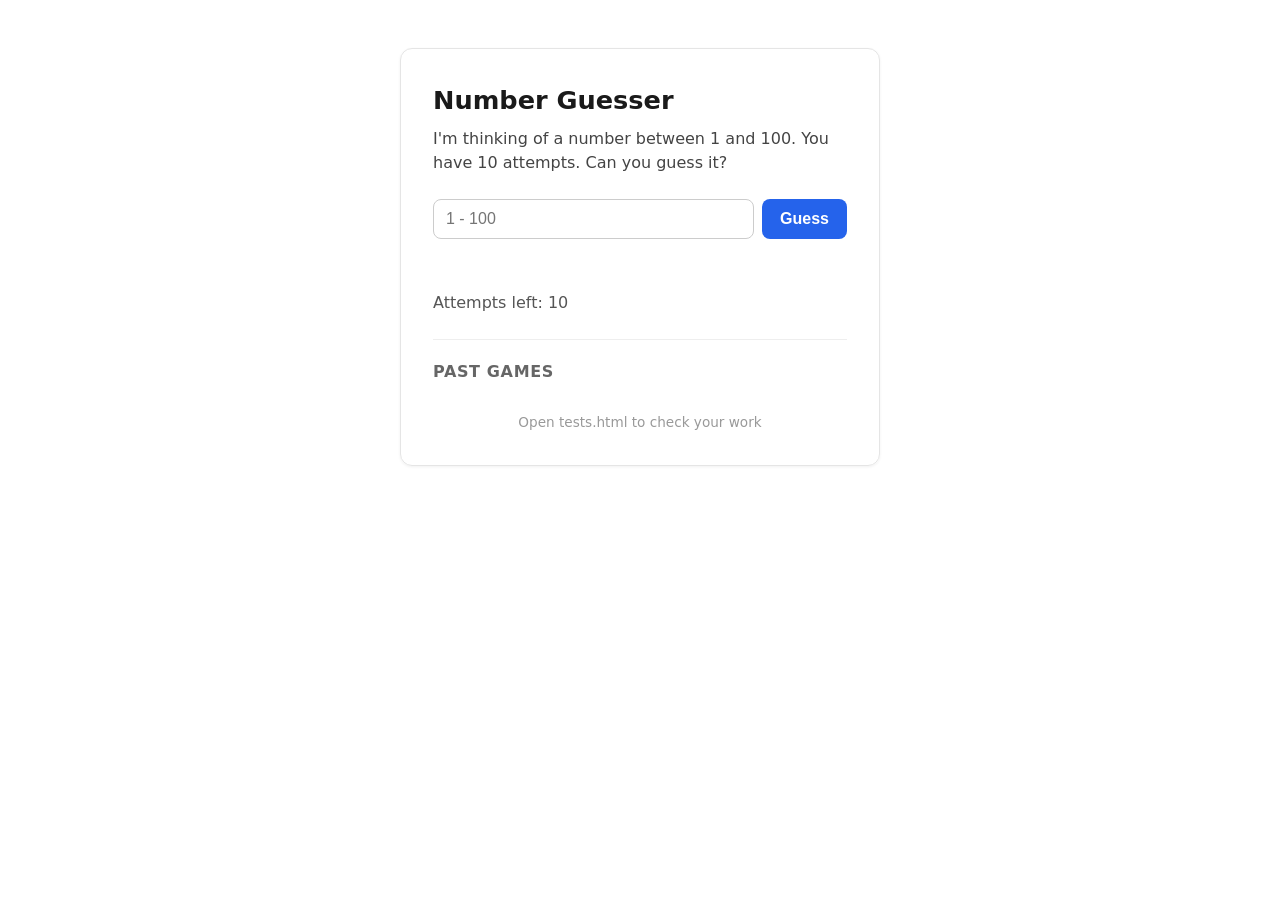
<file: index.html>
<!DOCTYPE html>
<html lang="en">
<head>
  <meta charset="UTF-8">
  <meta name="viewport" content="width=device-width, initial-scale=1.0">
  <title>Number Guesser</title>
  <link rel="stylesheet" href="styles.css">
</head>
<body>
  <main class="card">
    <h1>Number Guesser</h1>
    <p class="intro">I'm thinking of a number between 1 and 100. You have 10 attempts. Can you guess it?</p>

    <div class="controls">
      <input id="guess-input" type="number" min="1" max="100" placeholder="1 - 100" autocomplete="off">
      <button id="guess-btn" type="button">Guess</button>
    </div>

    <p id="message"></p>

    <p id="attempts-display">Attempts left: 10</p>

    <button id="restart-btn" type="button" hidden>Play Again</button>

    <section class="history">
      <h2>Past games</h2>
      <ul id="history-list"></ul>
    </section>

    <footer class="footer-note">Open tests.html to check your work</footer>
  </main>

  <!-- Scripts load in order: game logic first, then the UI wiring that uses it -->
  <script src="game.js"></script>
  <script src="ui.js"></script>
</body>
</html>
</file>
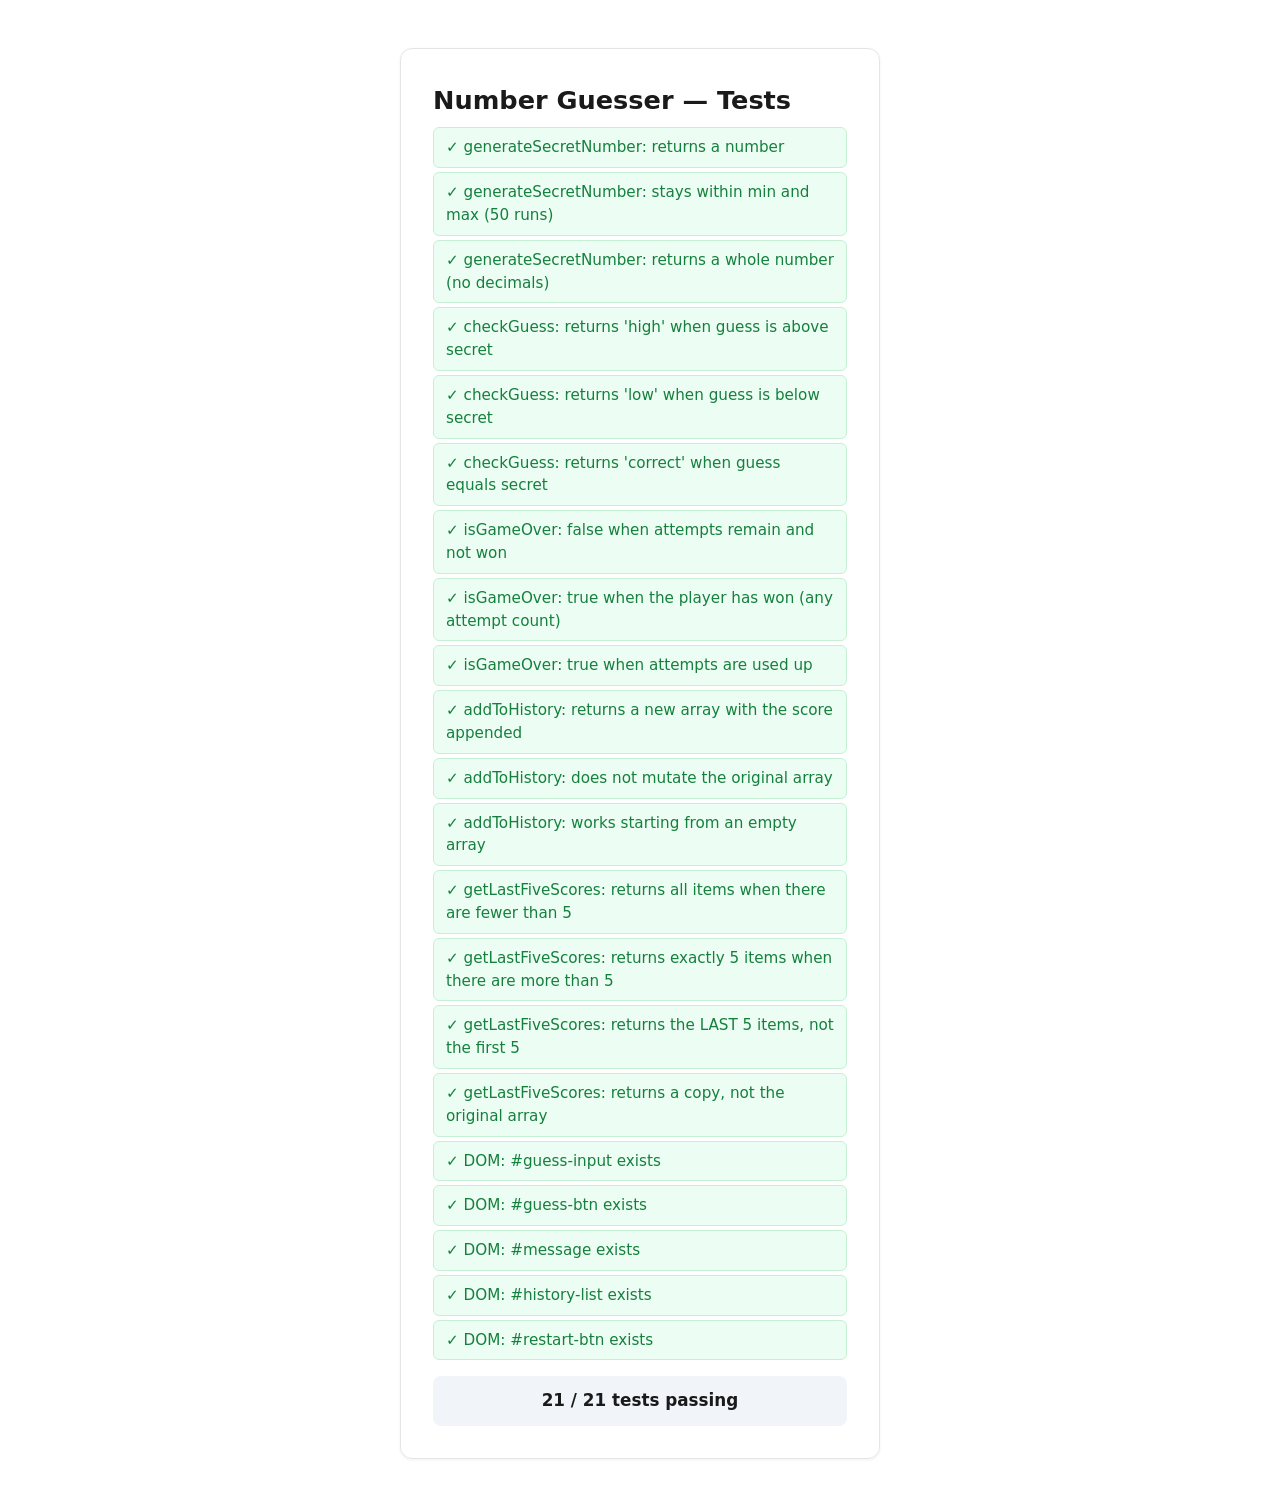
<file: tests.html>
<!DOCTYPE html>
<html lang="en">
<head>
  <meta charset="UTF-8">
  <meta name="viewport" content="width=device-width, initial-scale=1.0">
  <title>Number Guesser — Tests</title>
  <link rel="stylesheet" href="styles.css">
</head>
<body>
  <main class="card">
    <h1>Number Guesser — Tests</h1>
    <div id="test-results"></div>
  </main>

  <!--
    The game's UI elements are included below so that:
      1. ui.js can attach its event listeners without errors, and
      2. the DOM integration tests can confirm the required elements exist.
    They are kept out of the way (visually hidden) because this page is only for tests.
  -->
  <div hidden aria-hidden="true">
    <input id="guess-input" type="number" min="1" max="100">
    <button id="guess-btn" type="button">Guess</button>
    <p id="message"></p>
    <p id="attempts-display">Attempts left: 10</p>
    <ul id="history-list"></ul>
    <button id="restart-btn" type="button" hidden>Play Again</button>
  </div>

  <!-- Load the code under test first, then the test runner -->
  <script src="game.js"></script>
  <script src="ui.js"></script>
  <script src="tests.js"></script>
</body>
</html>
</file>
<file: styles.css>
/* Number Guesser — styles
   The student never edits this file. */

* {
  box-sizing: border-box;
}

body {
  margin: 0;
  min-height: 100vh;
  display: flex;
  align-items: flex-start;
  justify-content: center;
  padding: 48px 16px;
  background: #ffffff;
  color: #1a1a1a;
  font-family: system-ui, -apple-system, "Segoe UI", Roboto, Helvetica, Arial, sans-serif;
  line-height: 1.5;
}

.card {
  width: 100%;
  max-width: 480px;
  border: 1px solid #e5e5e5;
  border-radius: 12px;
  padding: 32px;
  box-shadow: 0 1px 3px rgba(0, 0, 0, 0.06);
}

h1 {
  margin: 0 0 8px;
  font-size: 1.6rem;
}

h2 {
  margin: 0 0 12px;
  font-size: 1rem;
  text-transform: uppercase;
  letter-spacing: 0.04em;
  color: #666;
}

.intro {
  margin: 0 0 24px;
  color: #444;
}

.controls {
  display: flex;
  gap: 8px;
  margin-bottom: 16px;
}

#guess-input {
  flex: 1;
  padding: 10px 12px;
  font-size: 1rem;
  border: 1px solid #ccc;
  border-radius: 8px;
}

#guess-input:focus {
  outline: 2px solid #2563eb;
  outline-offset: 1px;
  border-color: #2563eb;
}

button {
  padding: 10px 18px;
  font-size: 1rem;
  font-weight: 600;
  color: #fff;
  background: #2563eb;
  border: none;
  border-radius: 8px;
  cursor: pointer;
}

button:hover {
  background: #1d4ed8;
}

button:disabled {
  background: #c7c7c7;
  cursor: not-allowed;
}

#message {
  min-height: 1.5em;
  margin: 0 0 12px;
  font-weight: 600;
}

/* The student's JS applies these classes to #message. */
.message-high {
  color: #b45309; /* warm amber/orange — "too high" */
}

.message-low {
  color: #2563eb; /* cool blue — "too low" */
}

.message-win {
  color: #15803d; /* green — correct */
}

.message-lose {
  color: #b91c1c; /* muted red — game over */
}

#attempts-display {
  margin: 0 0 16px;
  color: #555;
  font-variant-numeric: tabular-nums;
}

/* The HTML `hidden` attribute already hides #restart-btn; this is just spacing. */
#restart-btn {
  margin-bottom: 8px;
}

.history {
  margin-top: 24px;
  border-top: 1px solid #eee;
  padding-top: 20px;
}

#history-list {
  list-style: none;
  margin: 0;
  padding: 0;
}

#history-list li {
  padding: 8px 12px;
  margin-bottom: 6px;
  background: #f7f7f8;
  border: 1px solid #ececef;
  border-radius: 6px;
  font-variant-numeric: tabular-nums;
}

.footer-note {
  margin: 28px 0 0;
  font-size: 0.85rem;
  color: #999;
  text-align: center;
}

/* --- Test results page (tests.html) --- */
#test-results {
  margin-top: 8px;
}

.test-row {
  padding: 8px 12px;
  margin-bottom: 4px;
  border-radius: 6px;
  font-size: 0.95rem;
}

.test-pass {
  background: #ecfdf3;
  color: #15803d;
  border: 1px solid #c6f0d4;
}

.test-fail {
  background: #fef2f2;
  color: #b91c1c;
  border: 1px solid #f6cccc;
}

.test-error {
  display: block;
  margin-top: 4px;
  font-size: 0.82rem;
  font-family: ui-monospace, SFMono-Regular, Menlo, Consolas, monospace;
  color: #7f1d1d;
}

.test-summary {
  margin-top: 16px;
  padding: 12px;
  font-weight: 700;
  font-size: 1.05rem;
  text-align: center;
  border-radius: 8px;
  background: #f1f5f9;
}
</file>
